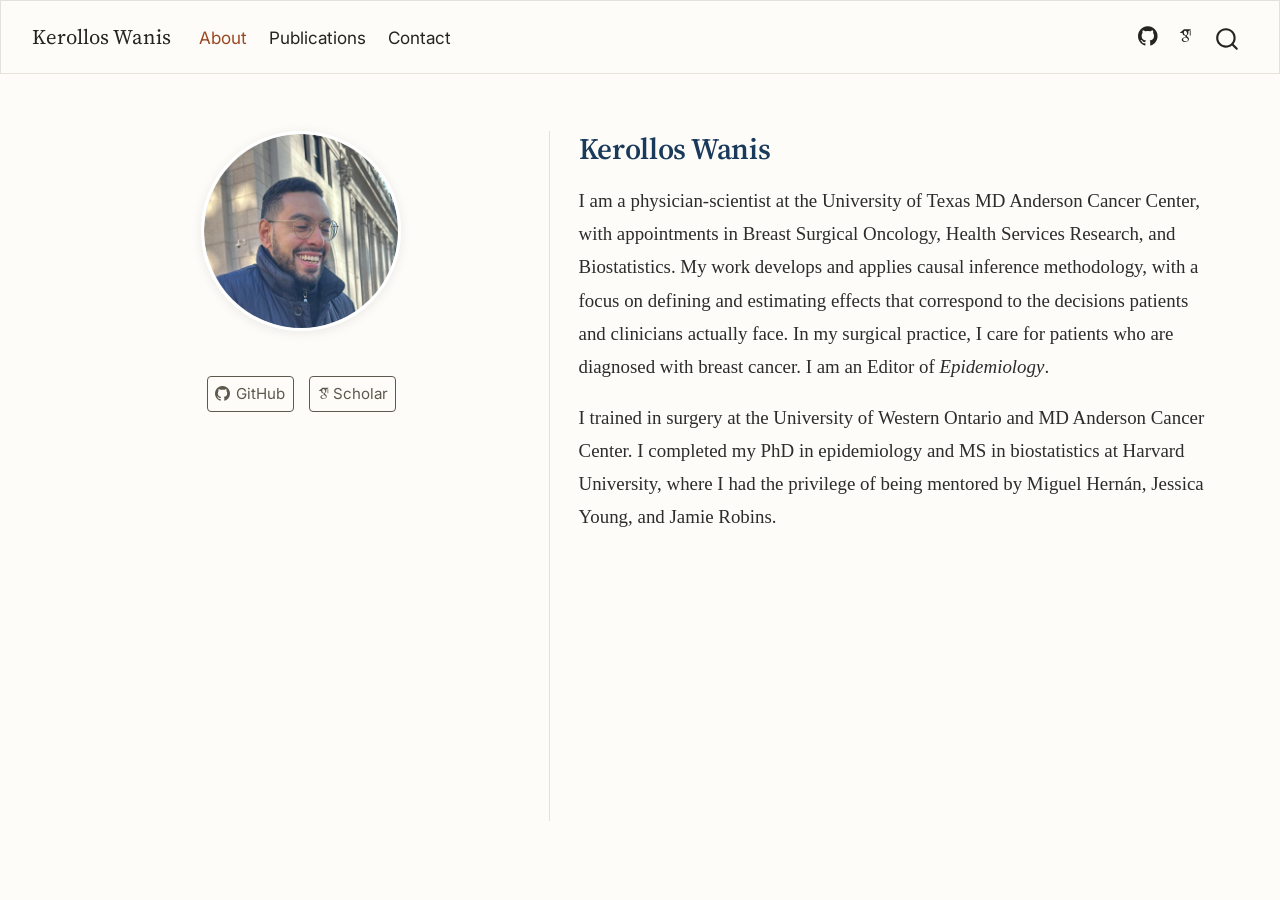
<file: docs/index.html>
<!DOCTYPE html>
<html xmlns="http://www.w3.org/1999/xhtml" lang="en" xml:lang="en"><head>

<meta charset="utf-8">
<meta name="generator" content="quarto-1.9.38">

<meta name="viewport" content="width=device-width, initial-scale=1.0, user-scalable=yes">


<title>Kerollos Wanis</title>
<style>
/* Default styles provided by pandoc.
** See https://pandoc.org/MANUAL.html#variables-for-html for config info.
*/
code{white-space: pre-wrap;}
span.smallcaps{font-variant: small-caps;}
div.columns{display: flex; gap: min(4vw, 1.5em);}
div.column{flex: auto; overflow-x: auto;}
div.hanging-indent{margin-left: 1.5em; text-indent: -1.5em;}
ul.task-list{list-style: none;}
ul.task-list li input[type="checkbox"] {
  width: 0.8em;
  margin: 0 0.8em 0.2em -1em; /* quarto-specific, see https://github.com/quarto-dev/quarto-cli/issues/4556 */ 
  vertical-align: middle;
}
</style>


<script src="site_libs/quarto-nav/quarto-nav.js"></script>
<script src="site_libs/quarto-nav/headroom.min.js"></script>
<script src="site_libs/clipboard/clipboard.min.js"></script>
<script src="site_libs/quarto-search/autocomplete.umd.js"></script>
<script src="site_libs/quarto-search/fuse.min.js"></script>
<script src="site_libs/quarto-search/quarto-search.js"></script>
<meta name="quarto:offset" content="./">
<link href="./assets/favicon.ico" rel="icon">
<script src="site_libs/quarto-html/quarto.js" type="module"></script>
<script src="site_libs/quarto-html/tabsets/tabsets.js" type="module"></script>
<script src="site_libs/quarto-html/popper.min.js"></script>
<script src="site_libs/quarto-html/tippy.umd.min.js"></script>
<link href="site_libs/quarto-html/tippy.css" rel="stylesheet">
<link href="site_libs/quarto-html/quarto-syntax-highlighting-15634bcf2e68342d4ad2dfa704d543f6.css" rel="stylesheet" id="quarto-text-highlighting-styles">
<script src="site_libs/bootstrap/bootstrap.min.js"></script>
<link href="site_libs/bootstrap/bootstrap-icons.css" rel="stylesheet">
<link href="site_libs/bootstrap/bootstrap-9cdb6d916b61fd0cde9d5b50ba18c7c5.min.css" rel="stylesheet" append-hash="true" id="quarto-bootstrap" data-mode="light">
<link href="site_libs/quarto-contrib/academicons-1.9.4/all.css" rel="stylesheet">
<link href="site_libs/quarto-contrib/academicons-1.9.4/size.css" rel="stylesheet">
<script id="quarto-search-options" type="application/json">{
  "location": "navbar",
  "copy-button": false,
  "collapse-after": 3,
  "panel-placement": "end",
  "type": "overlay",
  "limit": 50,
  "keyboard-shortcut": [
    "f",
    "/",
    "s"
  ],
  "show-item-context": false,
  "language": {
    "search-no-results-text": "No results",
    "search-matching-documents-text": "matching documents",
    "search-copy-link-title": "Copy link to search",
    "search-hide-matches-text": "Hide additional matches",
    "search-more-match-text": "more match in this document",
    "search-more-matches-text": "more matches in this document",
    "search-clear-button-title": "Clear",
    "search-text-placeholder": "",
    "search-detached-cancel-button-title": "Cancel",
    "search-submit-button-title": "Submit",
    "search-label": "Search"
  }
}</script>
<link rel="preconnect" href="https://fonts.googleapis.com">
<link rel="preconnect" href="https://fonts.gstatic.com" crossorigin="">
<link href="https://fonts.googleapis.com/css2?family=Inter:wght@400;600&amp;family=Source+Serif+4:opsz,wght@8..60,400;8..60,600&amp;display=swap" rel="stylesheet">


<link rel="stylesheet" href="assets/custom.css">
</head>

<body class="nav-fixed quarto-light">

<div id="quarto-search-results"></div>
  <header id="quarto-header" class="headroom fixed-top">
    <nav class="navbar navbar-expand-lg " data-bs-theme="dark">
      <div class="navbar-container container-fluid">
      <div class="navbar-brand-container mx-auto">
    <a class="navbar-brand" href="./index.html">
    <span class="navbar-title">Kerollos Wanis</span>
    </a>
  </div>
            <div id="quarto-search" class="" title="Search"></div>
          <button class="navbar-toggler" type="button" data-bs-toggle="collapse" data-bs-target="#navbarCollapse" aria-controls="navbarCollapse" role="menu" aria-expanded="false" aria-label="Toggle navigation" onclick="if (window.quartoToggleHeadroom) { window.quartoToggleHeadroom(); }">
  <span class="navbar-toggler-icon"></span>
</button>
          <div class="collapse navbar-collapse" id="navbarCollapse">
            <ul class="navbar-nav navbar-nav-scroll me-auto">
  <li class="nav-item">
    <a class="nav-link active" href="./index.html" aria-current="page"> 
<span class="menu-text">About</span></a>
  </li>  
  <li class="nav-item">
    <a class="nav-link" href="./publications.html"> 
<span class="menu-text">Publications</span></a>
  </li>  
  <li class="nav-item">
    <a class="nav-link" href="./contact.html"> 
<span class="menu-text">Contact</span></a>
  </li>  
</ul>
            <ul class="navbar-nav navbar-nav-scroll ms-auto">
  <li class="nav-item compact">
    <a class="nav-link" href="https://github.com/kerolloswanis"> <i class="bi bi-github" role="img" aria-label="GitHub">
</i> 
<span class="menu-text"></span></a>
  </li>  
  <li class="nav-item">
    <a class="nav-link" href="https://scholar.google.com/citations?user=60tQylkAAAAJ&amp;hl"> 
<span class="menu-text"><i class="ai  ai-google-scholar" aria-label="google-scholar"></i></span></a>
  </li>  
</ul>
          </div> <!-- /navcollapse -->
            <div class="quarto-navbar-tools">
</div>
      </div> <!-- /container-fluid -->
    </nav>
</header>
<!-- content -->
<div id="quarto-content" class="quarto-container page-columns page-rows-contents page-layout-full page-navbar">
<!-- sidebar -->
<!-- margin-sidebar -->
    
<!-- main -->
<div class="quarto-about-trestles column-page">
  <div class="about-entity">
    <img src="assets/profile.jpg" class="about-image
  round " style="height: 200px; width: 200px;">
<header id="title-block-header" class="quarto-title-block"></header>
    <div class="about-links">
  <a href="https://github.com/kerolloswanis" class="about-link" rel="" target="">
    <i class="bi bi-github"></i>
     <span class="about-link-text">GitHub</span>
  </a>
  <a href="https://scholar.google.com/citations?user=60tQylkAAAAJ&amp;hl" class="about-link" rel="" target="">
     <span class="about-link-text"><i class="ai  ai-google-scholar" aria-label="google-scholar"></i> Scholar</span>
  </a>
</div>
  </div>
  <div class="about-contents"><main class="content column-page" id="quarto-document-content">
<section id="kerollos-wanis" class="level2">
<h2 data-anchor-id="kerollos-wanis">Kerollos Wanis</h2>
<p>I am a physician-scientist at the University of Texas MD Anderson Cancer Center, with appointments in Breast Surgical Oncology, Health Services Research, and Biostatistics. My work develops and applies causal inference methodology, with a focus on defining and estimating effects that correspond to the decisions patients and clinicians actually face. In my surgical practice, I care for patients who are diagnosed with breast cancer. I am an Editor of <em>Epidemiology</em>.</p>
<p>I trained in surgery at the University of Western Ontario and MD Anderson Cancer Center. I completed my PhD in epidemiology and MS in biostatistics at Harvard University, where I had the privilege of being mentored by Miguel Hernán, Jessica Young, and Jamie Robins.</p>


</section>
</main></div>
</div>
 <!-- /main -->
<script id="quarto-html-after-body" type="application/javascript">
  window.document.addEventListener("DOMContentLoaded", function (event) {
    const isCodeAnnotation = (el) => {
      for (const clz of el.classList) {
        if (clz.startsWith('code-annotation-')) {                     
          return true;
        }
      }
      return false;
    }
    const onCopySuccess = function(e) {
      // button target
      const button = e.trigger;
      // don't keep focus
      button.blur();
      // flash "checked"
      button.classList.add('code-copy-button-checked');
      var currentTitle = button.getAttribute("title");
      button.setAttribute("title", "Copied!");
      let tooltip;
      if (window.bootstrap) {
        button.setAttribute("data-bs-toggle", "tooltip");
        button.setAttribute("data-bs-placement", "left");
        button.setAttribute("data-bs-title", "Copied!");
        tooltip = new bootstrap.Tooltip(button, 
          { trigger: "manual", 
            customClass: "code-copy-button-tooltip",
            offset: [0, -8]});
        tooltip.show();    
      }
      setTimeout(function() {
        if (tooltip) {
          tooltip.hide();
          button.removeAttribute("data-bs-title");
          button.removeAttribute("data-bs-toggle");
          button.removeAttribute("data-bs-placement");
        }
        button.setAttribute("title", currentTitle);
        button.classList.remove('code-copy-button-checked');
      }, 1000);
      // clear code selection
      e.clearSelection();
    }
    const getTextToCopy = function(trigger) {
      const outerScaffold = trigger.parentElement.cloneNode(true);
      const codeEl = outerScaffold.querySelector('code');
      for (const childEl of codeEl.children) {
        if (isCodeAnnotation(childEl)) {
          childEl.remove();
        }
      }
      return codeEl.innerText;
    }
    const clipboard = new window.ClipboardJS('.code-copy-button:not([data-in-quarto-modal])', {
      text: getTextToCopy
    });
    clipboard.on('success', onCopySuccess);
    if (window.document.getElementById('quarto-embedded-source-code-modal')) {
      const clipboardModal = new window.ClipboardJS('.code-copy-button[data-in-quarto-modal]', {
        text: getTextToCopy,
        container: window.document.getElementById('quarto-embedded-source-code-modal')
      });
      clipboardModal.on('success', onCopySuccess);
    }
      var localhostRegex = new RegExp(/^(?:http|https):\/\/localhost\:?[0-9]*\//);
      var mailtoRegex = new RegExp(/^mailto:/);
        var filterRegex = new RegExp('/' + window.location.host + '/');
      var isInternal = (href) => {
          return filterRegex.test(href) || localhostRegex.test(href) || mailtoRegex.test(href);
      }
      // Inspect non-navigation links and adorn them if external
     var links = window.document.querySelectorAll('a[href]:not(.nav-link):not(.navbar-brand):not(.toc-action):not(.sidebar-link):not(.sidebar-item-toggle):not(.pagination-link):not(.no-external):not([aria-hidden]):not(.dropdown-item):not(.quarto-navigation-tool):not(.about-link)');
      for (var i=0; i<links.length; i++) {
        const link = links[i];
        if (!isInternal(link.href)) {
          // undo the damage that might have been done by quarto-nav.js in the case of
          // links that we want to consider external
          if (link.dataset.originalHref !== undefined) {
            link.href = link.dataset.originalHref;
          }
            // target, if specified
            link.setAttribute("target", "_blank");
            if (link.getAttribute("rel") === null) {
              link.setAttribute("rel", "noopener");
            }
        }
      }
    function tippyHover(el, contentFn, onTriggerFn, onUntriggerFn) {
      const config = {
        allowHTML: true,
        maxWidth: 500,
        delay: 100,
        arrow: false,
        appendTo: function(el) {
            return el.parentElement;
        },
        interactive: true,
        interactiveBorder: 10,
        theme: 'quarto',
        placement: 'bottom-start',
      };
      if (contentFn) {
        config.content = contentFn;
      }
      if (onTriggerFn) {
        config.onTrigger = onTriggerFn;
      }
      if (onUntriggerFn) {
        config.onUntrigger = onUntriggerFn;
      }
      window.tippy(el, config); 
    }
    const noterefs = window.document.querySelectorAll('a[role="doc-noteref"]');
    for (var i=0; i<noterefs.length; i++) {
      const ref = noterefs[i];
      tippyHover(ref, function() {
        // use id or data attribute instead here
        let href = ref.getAttribute('data-footnote-href') || ref.getAttribute('href');
        try { href = new URL(href).hash; } catch {}
        const id = href.replace(/^#\/?/, "");
        const note = window.document.getElementById(id);
        if (note) {
          return note.innerHTML;
        } else {
          return "";
        }
      });
    }
    const xrefs = window.document.querySelectorAll('a.quarto-xref');
    const processXRef = (id, note) => {
      // Strip column container classes
      const stripColumnClz = (el) => {
        el.classList.remove("page-full", "page-columns");
        if (el.children) {
          for (const child of el.children) {
            stripColumnClz(child);
          }
        }
      }
      stripColumnClz(note)
      if (id === null || id.startsWith('sec-')) {
        // Special case sections, only their first couple elements
        const container = document.createElement("div");
        if (note.children && note.children.length > 2) {
          container.appendChild(note.children[0].cloneNode(true));
          for (let i = 1; i < note.children.length; i++) {
            const child = note.children[i];
            if (child.tagName === "P" && child.innerText === "") {
              continue;
            } else {
              container.appendChild(child.cloneNode(true));
              break;
            }
          }
          if (window.Quarto?.typesetMath) {
            window.Quarto.typesetMath(container);
          }
          return container.innerHTML
        } else {
          if (window.Quarto?.typesetMath) {
            window.Quarto.typesetMath(note);
          }
          return note.innerHTML;
        }
      } else {
        // Remove any anchor links if they are present
        const anchorLink = note.querySelector('a.anchorjs-link');
        if (anchorLink) {
          anchorLink.remove();
        }
        if (window.Quarto?.typesetMath) {
          window.Quarto.typesetMath(note);
        }
        if (note.classList.contains("callout")) {
          return note.outerHTML;
        } else {
          return note.innerHTML;
        }
      }
    }
    for (var i=0; i<xrefs.length; i++) {
      const xref = xrefs[i];
      tippyHover(xref, undefined, function(instance) {
        instance.disable();
        let url = xref.getAttribute('href');
        let hash = undefined; 
        if (url.startsWith('#')) {
          hash = url;
        } else {
          try { hash = new URL(url).hash; } catch {}
        }
        if (hash) {
          const id = hash.replace(/^#\/?/, "");
          const note = window.document.getElementById(id);
          if (note !== null) {
            try {
              const html = processXRef(id, note.cloneNode(true));
              instance.setContent(html);
            } finally {
              instance.enable();
              instance.show();
            }
          } else {
            // See if we can fetch this
            fetch(url.split('#')[0])
            .then(res => res.text())
            .then(html => {
              const parser = new DOMParser();
              const htmlDoc = parser.parseFromString(html, "text/html");
              const note = htmlDoc.getElementById(id);
              if (note !== null) {
                const html = processXRef(id, note);
                instance.setContent(html);
              } 
            }).finally(() => {
              instance.enable();
              instance.show();
            });
          }
        } else {
          // See if we can fetch a full url (with no hash to target)
          // This is a special case and we should probably do some content thinning / targeting
          fetch(url)
          .then(res => res.text())
          .then(html => {
            const parser = new DOMParser();
            const htmlDoc = parser.parseFromString(html, "text/html");
            const note = htmlDoc.querySelector('main.content');
            if (note !== null) {
              // This should only happen for chapter cross references
              // (since there is no id in the URL)
              // remove the first header
              if (note.children.length > 0 && note.children[0].tagName === "HEADER") {
                note.children[0].remove();
              }
              const html = processXRef(null, note);
              instance.setContent(html);
            } 
          }).finally(() => {
            instance.enable();
            instance.show();
          });
        }
      }, function(instance) {
      });
    }
        let selectedAnnoteEl;
        const selectorForAnnotation = ( cell, annotation) => {
          let cellAttr = 'data-code-cell="' + cell + '"';
          let lineAttr = 'data-code-annotation="' +  annotation + '"';
          const selector = 'span[' + cellAttr + '][' + lineAttr + ']';
          return selector;
        }
        const selectCodeLines = (annoteEl) => {
          const doc = window.document;
          const targetCell = annoteEl.getAttribute("data-target-cell");
          const targetAnnotation = annoteEl.getAttribute("data-target-annotation");
          const annoteSpan = window.document.querySelector(selectorForAnnotation(targetCell, targetAnnotation));
          const lines = annoteSpan.getAttribute("data-code-lines").split(",");
          const lineIds = lines.map((line) => {
            return targetCell + "-" + line;
          })
          let top = null;
          let height = null;
          let parent = null;
          if (lineIds.length > 0) {
              //compute the position of the single el (top and bottom and make a div)
              const el = window.document.getElementById(lineIds[0]);
              top = el.offsetTop;
              height = el.offsetHeight;
              parent = el.parentElement.parentElement;
            if (lineIds.length > 1) {
              const lastEl = window.document.getElementById(lineIds[lineIds.length - 1]);
              const bottom = lastEl.offsetTop + lastEl.offsetHeight;
              height = bottom - top;
            }
            if (top !== null && height !== null && parent !== null) {
              // cook up a div (if necessary) and position it 
              let div = window.document.getElementById("code-annotation-line-highlight");
              if (div === null) {
                div = window.document.createElement("div");
                div.setAttribute("id", "code-annotation-line-highlight");
                div.style.position = 'absolute';
                parent.appendChild(div);
              }
              div.style.top = top - 2 + "px";
              div.style.height = height + 4 + "px";
              div.style.left = 0;
              let gutterDiv = window.document.getElementById("code-annotation-line-highlight-gutter");
              if (gutterDiv === null) {
                gutterDiv = window.document.createElement("div");
                gutterDiv.setAttribute("id", "code-annotation-line-highlight-gutter");
                gutterDiv.style.position = 'absolute';
                const codeCell = window.document.getElementById(targetCell);
                const gutter = codeCell.querySelector('.code-annotation-gutter');
                gutter.appendChild(gutterDiv);
              }
              gutterDiv.style.top = top - 2 + "px";
              gutterDiv.style.height = height + 4 + "px";
            }
            selectedAnnoteEl = annoteEl;
          }
        };
        const unselectCodeLines = () => {
          const elementsIds = ["code-annotation-line-highlight", "code-annotation-line-highlight-gutter"];
          elementsIds.forEach((elId) => {
            const div = window.document.getElementById(elId);
            if (div) {
              div.remove();
            }
          });
          selectedAnnoteEl = undefined;
        };
          // Handle positioning of the toggle
      window.addEventListener(
        "resize",
        throttle(() => {
          elRect = undefined;
          if (selectedAnnoteEl) {
            selectCodeLines(selectedAnnoteEl);
          }
        }, 10)
      );
      function throttle(fn, ms) {
      let throttle = false;
      let timer;
        return (...args) => {
          if(!throttle) { // first call gets through
              fn.apply(this, args);
              throttle = true;
          } else { // all the others get throttled
              if(timer) clearTimeout(timer); // cancel #2
              timer = setTimeout(() => {
                fn.apply(this, args);
                timer = throttle = false;
              }, ms);
          }
        };
      }
        // Attach click handler to the DT
        const annoteDls = window.document.querySelectorAll('dt[data-target-cell]');
        for (const annoteDlNode of annoteDls) {
          annoteDlNode.addEventListener('click', (event) => {
            const clickedEl = event.target;
            if (clickedEl !== selectedAnnoteEl) {
              unselectCodeLines();
              const activeEl = window.document.querySelector('dt[data-target-cell].code-annotation-active');
              if (activeEl) {
                activeEl.classList.remove('code-annotation-active');
              }
              selectCodeLines(clickedEl);
              clickedEl.classList.add('code-annotation-active');
            } else {
              // Unselect the line
              unselectCodeLines();
              clickedEl.classList.remove('code-annotation-active');
            }
          });
        }
    const findCites = (el) => {
      const parentEl = el.parentElement;
      if (parentEl) {
        const cites = parentEl.dataset.cites;
        if (cites) {
          return {
            el,
            cites: cites.split(' ')
          };
        } else {
          return findCites(el.parentElement)
        }
      } else {
        return undefined;
      }
    };
    var bibliorefs = window.document.querySelectorAll('a[role="doc-biblioref"]');
    for (var i=0; i<bibliorefs.length; i++) {
      const ref = bibliorefs[i];
      const citeInfo = findCites(ref);
      if (citeInfo) {
        tippyHover(citeInfo.el, function() {
          var popup = window.document.createElement('div');
          citeInfo.cites.forEach(function(cite) {
            var citeDiv = window.document.createElement('div');
            citeDiv.classList.add('hanging-indent');
            citeDiv.classList.add('csl-entry');
            var biblioDiv = window.document.getElementById('ref-' + cite);
            if (biblioDiv) {
              citeDiv.innerHTML = biblioDiv.innerHTML;
            }
            popup.appendChild(citeDiv);
          });
          return popup.innerHTML;
        });
      }
    }
  });
  </script>
</div> <!-- /content -->




</body></html>
</file>
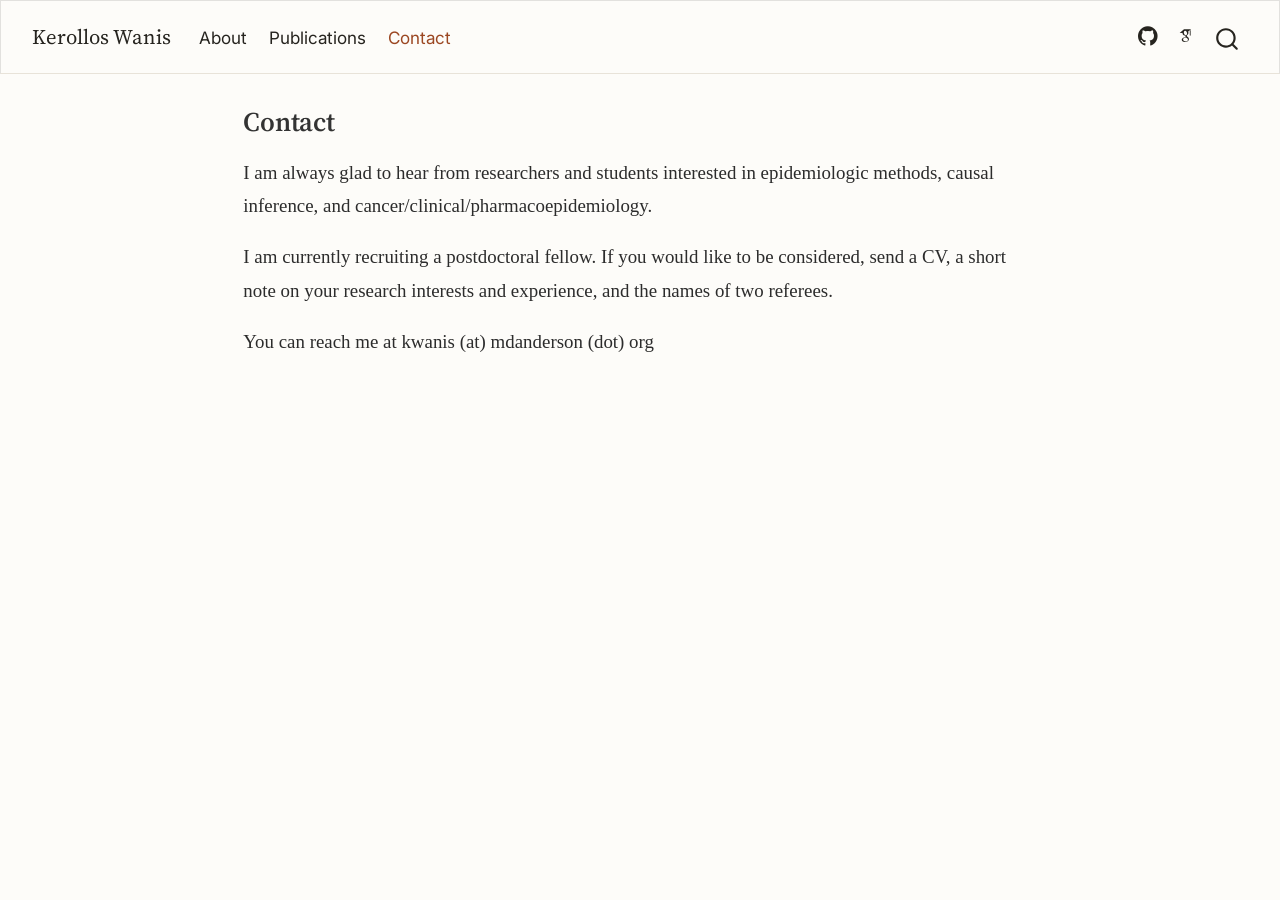
<file: docs/contact.html>
<!DOCTYPE html>
<html xmlns="http://www.w3.org/1999/xhtml" lang="en" xml:lang="en"><head>

<meta charset="utf-8">
<meta name="generator" content="quarto-1.9.38">

<meta name="viewport" content="width=device-width, initial-scale=1.0, user-scalable=yes">


<title>Contact – Kerollos Wanis</title>
<style>
/* Default styles provided by pandoc.
** See https://pandoc.org/MANUAL.html#variables-for-html for config info.
*/
code{white-space: pre-wrap;}
span.smallcaps{font-variant: small-caps;}
div.columns{display: flex; gap: min(4vw, 1.5em);}
div.column{flex: auto; overflow-x: auto;}
div.hanging-indent{margin-left: 1.5em; text-indent: -1.5em;}
ul.task-list{list-style: none;}
ul.task-list li input[type="checkbox"] {
  width: 0.8em;
  margin: 0 0.8em 0.2em -1em; /* quarto-specific, see https://github.com/quarto-dev/quarto-cli/issues/4556 */ 
  vertical-align: middle;
}
</style>


<script src="site_libs/quarto-nav/quarto-nav.js"></script>
<script src="site_libs/quarto-nav/headroom.min.js"></script>
<script src="site_libs/clipboard/clipboard.min.js"></script>
<script src="site_libs/quarto-search/autocomplete.umd.js"></script>
<script src="site_libs/quarto-search/fuse.min.js"></script>
<script src="site_libs/quarto-search/quarto-search.js"></script>
<meta name="quarto:offset" content="./">
<link href="./assets/favicon.ico" rel="icon">
<script src="site_libs/quarto-html/quarto.js" type="module"></script>
<script src="site_libs/quarto-html/tabsets/tabsets.js" type="module"></script>
<script src="site_libs/quarto-html/popper.min.js"></script>
<script src="site_libs/quarto-html/tippy.umd.min.js"></script>
<script src="site_libs/quarto-html/anchor.min.js"></script>
<link href="site_libs/quarto-html/tippy.css" rel="stylesheet">
<link href="site_libs/quarto-html/quarto-syntax-highlighting-15634bcf2e68342d4ad2dfa704d543f6.css" rel="stylesheet" id="quarto-text-highlighting-styles">
<script src="site_libs/bootstrap/bootstrap.min.js"></script>
<link href="site_libs/bootstrap/bootstrap-icons.css" rel="stylesheet">
<link href="site_libs/bootstrap/bootstrap-9cdb6d916b61fd0cde9d5b50ba18c7c5.min.css" rel="stylesheet" append-hash="true" id="quarto-bootstrap" data-mode="light">
<link href="site_libs/quarto-contrib/academicons-1.9.4/all.css" rel="stylesheet">
<link href="site_libs/quarto-contrib/academicons-1.9.4/size.css" rel="stylesheet">
<script id="quarto-search-options" type="application/json">{
  "location": "navbar",
  "copy-button": false,
  "collapse-after": 3,
  "panel-placement": "end",
  "type": "overlay",
  "limit": 50,
  "keyboard-shortcut": [
    "f",
    "/",
    "s"
  ],
  "show-item-context": false,
  "language": {
    "search-no-results-text": "No results",
    "search-matching-documents-text": "matching documents",
    "search-copy-link-title": "Copy link to search",
    "search-hide-matches-text": "Hide additional matches",
    "search-more-match-text": "more match in this document",
    "search-more-matches-text": "more matches in this document",
    "search-clear-button-title": "Clear",
    "search-text-placeholder": "",
    "search-detached-cancel-button-title": "Cancel",
    "search-submit-button-title": "Submit",
    "search-label": "Search"
  }
}</script>
<link rel="preconnect" href="https://fonts.googleapis.com">
<link rel="preconnect" href="https://fonts.gstatic.com" crossorigin="">
<link href="https://fonts.googleapis.com/css2?family=Inter:wght@400;600&amp;family=Source+Serif+4:opsz,wght@8..60,400;8..60,600&amp;display=swap" rel="stylesheet">


<link rel="stylesheet" href="assets/custom.css">
</head>

<body class="nav-fixed fullcontent quarto-light">

<div id="quarto-search-results"></div>
  <header id="quarto-header" class="headroom fixed-top">
    <nav class="navbar navbar-expand-lg " data-bs-theme="dark">
      <div class="navbar-container container-fluid">
      <div class="navbar-brand-container mx-auto">
    <a class="navbar-brand" href="./index.html">
    <span class="navbar-title">Kerollos Wanis</span>
    </a>
  </div>
            <div id="quarto-search" class="" title="Search"></div>
          <button class="navbar-toggler" type="button" data-bs-toggle="collapse" data-bs-target="#navbarCollapse" aria-controls="navbarCollapse" role="menu" aria-expanded="false" aria-label="Toggle navigation" onclick="if (window.quartoToggleHeadroom) { window.quartoToggleHeadroom(); }">
  <span class="navbar-toggler-icon"></span>
</button>
          <div class="collapse navbar-collapse" id="navbarCollapse">
            <ul class="navbar-nav navbar-nav-scroll me-auto">
  <li class="nav-item">
    <a class="nav-link" href="./index.html"> 
<span class="menu-text">About</span></a>
  </li>  
  <li class="nav-item">
    <a class="nav-link" href="./publications.html"> 
<span class="menu-text">Publications</span></a>
  </li>  
  <li class="nav-item">
    <a class="nav-link active" href="./contact.html" aria-current="page"> 
<span class="menu-text">Contact</span></a>
  </li>  
</ul>
            <ul class="navbar-nav navbar-nav-scroll ms-auto">
  <li class="nav-item compact">
    <a class="nav-link" href="https://github.com/kerolloswanis"> <i class="bi bi-github" role="img" aria-label="GitHub">
</i> 
<span class="menu-text"></span></a>
  </li>  
  <li class="nav-item">
    <a class="nav-link" href="https://scholar.google.com/citations?user=60tQylkAAAAJ&amp;hl"> 
<span class="menu-text"><i class="ai  ai-google-scholar" aria-label="google-scholar"></i></span></a>
  </li>  
</ul>
          </div> <!-- /navcollapse -->
            <div class="quarto-navbar-tools">
</div>
      </div> <!-- /container-fluid -->
    </nav>
</header>
<!-- content -->
<div id="quarto-content" class="quarto-container page-columns page-rows-contents page-layout-article page-navbar">
<!-- sidebar -->
<!-- margin-sidebar -->
    
<!-- main -->
<main class="content" id="quarto-document-content">

<header id="title-block-header" class="quarto-title-block default">
<div class="quarto-title">
<h1 class="title">Contact</h1>
</div>



<div class="quarto-title-meta">

    
  
    
  </div>
  


</header>


<p>I am always glad to hear from researchers and students interested in epidemiologic methods, causal inference, and cancer/clinical/pharmacoepidemiology.</p>
<p>I am currently recruiting a postdoctoral fellow. If you would like to be considered, send a CV, a short note on your research interests and experience, and the names of two referees.</p>
<p>You can reach me at kwanis (at) mdanderson (dot) org</p>



</main> <!-- /main -->
<script id="quarto-html-after-body" type="application/javascript">
  window.document.addEventListener("DOMContentLoaded", function (event) {
    const icon = "";
    const anchorJS = new window.AnchorJS();
    anchorJS.options = {
      placement: 'right',
      icon: icon
    };
    anchorJS.add('.anchored');
    const isCodeAnnotation = (el) => {
      for (const clz of el.classList) {
        if (clz.startsWith('code-annotation-')) {                     
          return true;
        }
      }
      return false;
    }
    const onCopySuccess = function(e) {
      // button target
      const button = e.trigger;
      // don't keep focus
      button.blur();
      // flash "checked"
      button.classList.add('code-copy-button-checked');
      var currentTitle = button.getAttribute("title");
      button.setAttribute("title", "Copied!");
      let tooltip;
      if (window.bootstrap) {
        button.setAttribute("data-bs-toggle", "tooltip");
        button.setAttribute("data-bs-placement", "left");
        button.setAttribute("data-bs-title", "Copied!");
        tooltip = new bootstrap.Tooltip(button, 
          { trigger: "manual", 
            customClass: "code-copy-button-tooltip",
            offset: [0, -8]});
        tooltip.show();    
      }
      setTimeout(function() {
        if (tooltip) {
          tooltip.hide();
          button.removeAttribute("data-bs-title");
          button.removeAttribute("data-bs-toggle");
          button.removeAttribute("data-bs-placement");
        }
        button.setAttribute("title", currentTitle);
        button.classList.remove('code-copy-button-checked');
      }, 1000);
      // clear code selection
      e.clearSelection();
    }
    const getTextToCopy = function(trigger) {
      const outerScaffold = trigger.parentElement.cloneNode(true);
      const codeEl = outerScaffold.querySelector('code');
      for (const childEl of codeEl.children) {
        if (isCodeAnnotation(childEl)) {
          childEl.remove();
        }
      }
      return codeEl.innerText;
    }
    const clipboard = new window.ClipboardJS('.code-copy-button:not([data-in-quarto-modal])', {
      text: getTextToCopy
    });
    clipboard.on('success', onCopySuccess);
    if (window.document.getElementById('quarto-embedded-source-code-modal')) {
      const clipboardModal = new window.ClipboardJS('.code-copy-button[data-in-quarto-modal]', {
        text: getTextToCopy,
        container: window.document.getElementById('quarto-embedded-source-code-modal')
      });
      clipboardModal.on('success', onCopySuccess);
    }
      var localhostRegex = new RegExp(/^(?:http|https):\/\/localhost\:?[0-9]*\//);
      var mailtoRegex = new RegExp(/^mailto:/);
        var filterRegex = new RegExp('/' + window.location.host + '/');
      var isInternal = (href) => {
          return filterRegex.test(href) || localhostRegex.test(href) || mailtoRegex.test(href);
      }
      // Inspect non-navigation links and adorn them if external
     var links = window.document.querySelectorAll('a[href]:not(.nav-link):not(.navbar-brand):not(.toc-action):not(.sidebar-link):not(.sidebar-item-toggle):not(.pagination-link):not(.no-external):not([aria-hidden]):not(.dropdown-item):not(.quarto-navigation-tool):not(.about-link)');
      for (var i=0; i<links.length; i++) {
        const link = links[i];
        if (!isInternal(link.href)) {
          // undo the damage that might have been done by quarto-nav.js in the case of
          // links that we want to consider external
          if (link.dataset.originalHref !== undefined) {
            link.href = link.dataset.originalHref;
          }
            // target, if specified
            link.setAttribute("target", "_blank");
            if (link.getAttribute("rel") === null) {
              link.setAttribute("rel", "noopener");
            }
        }
      }
    function tippyHover(el, contentFn, onTriggerFn, onUntriggerFn) {
      const config = {
        allowHTML: true,
        maxWidth: 500,
        delay: 100,
        arrow: false,
        appendTo: function(el) {
            return el.parentElement;
        },
        interactive: true,
        interactiveBorder: 10,
        theme: 'quarto',
        placement: 'bottom-start',
      };
      if (contentFn) {
        config.content = contentFn;
      }
      if (onTriggerFn) {
        config.onTrigger = onTriggerFn;
      }
      if (onUntriggerFn) {
        config.onUntrigger = onUntriggerFn;
      }
      window.tippy(el, config); 
    }
    const noterefs = window.document.querySelectorAll('a[role="doc-noteref"]');
    for (var i=0; i<noterefs.length; i++) {
      const ref = noterefs[i];
      tippyHover(ref, function() {
        // use id or data attribute instead here
        let href = ref.getAttribute('data-footnote-href') || ref.getAttribute('href');
        try { href = new URL(href).hash; } catch {}
        const id = href.replace(/^#\/?/, "");
        const note = window.document.getElementById(id);
        if (note) {
          return note.innerHTML;
        } else {
          return "";
        }
      });
    }
    const xrefs = window.document.querySelectorAll('a.quarto-xref');
    const processXRef = (id, note) => {
      // Strip column container classes
      const stripColumnClz = (el) => {
        el.classList.remove("page-full", "page-columns");
        if (el.children) {
          for (const child of el.children) {
            stripColumnClz(child);
          }
        }
      }
      stripColumnClz(note)
      if (id === null || id.startsWith('sec-')) {
        // Special case sections, only their first couple elements
        const container = document.createElement("div");
        if (note.children && note.children.length > 2) {
          container.appendChild(note.children[0].cloneNode(true));
          for (let i = 1; i < note.children.length; i++) {
            const child = note.children[i];
            if (child.tagName === "P" && child.innerText === "") {
              continue;
            } else {
              container.appendChild(child.cloneNode(true));
              break;
            }
          }
          if (window.Quarto?.typesetMath) {
            window.Quarto.typesetMath(container);
          }
          return container.innerHTML
        } else {
          if (window.Quarto?.typesetMath) {
            window.Quarto.typesetMath(note);
          }
          return note.innerHTML;
        }
      } else {
        // Remove any anchor links if they are present
        const anchorLink = note.querySelector('a.anchorjs-link');
        if (anchorLink) {
          anchorLink.remove();
        }
        if (window.Quarto?.typesetMath) {
          window.Quarto.typesetMath(note);
        }
        if (note.classList.contains("callout")) {
          return note.outerHTML;
        } else {
          return note.innerHTML;
        }
      }
    }
    for (var i=0; i<xrefs.length; i++) {
      const xref = xrefs[i];
      tippyHover(xref, undefined, function(instance) {
        instance.disable();
        let url = xref.getAttribute('href');
        let hash = undefined; 
        if (url.startsWith('#')) {
          hash = url;
        } else {
          try { hash = new URL(url).hash; } catch {}
        }
        if (hash) {
          const id = hash.replace(/^#\/?/, "");
          const note = window.document.getElementById(id);
          if (note !== null) {
            try {
              const html = processXRef(id, note.cloneNode(true));
              instance.setContent(html);
            } finally {
              instance.enable();
              instance.show();
            }
          } else {
            // See if we can fetch this
            fetch(url.split('#')[0])
            .then(res => res.text())
            .then(html => {
              const parser = new DOMParser();
              const htmlDoc = parser.parseFromString(html, "text/html");
              const note = htmlDoc.getElementById(id);
              if (note !== null) {
                const html = processXRef(id, note);
                instance.setContent(html);
              } 
            }).finally(() => {
              instance.enable();
              instance.show();
            });
          }
        } else {
          // See if we can fetch a full url (with no hash to target)
          // This is a special case and we should probably do some content thinning / targeting
          fetch(url)
          .then(res => res.text())
          .then(html => {
            const parser = new DOMParser();
            const htmlDoc = parser.parseFromString(html, "text/html");
            const note = htmlDoc.querySelector('main.content');
            if (note !== null) {
              // This should only happen for chapter cross references
              // (since there is no id in the URL)
              // remove the first header
              if (note.children.length > 0 && note.children[0].tagName === "HEADER") {
                note.children[0].remove();
              }
              const html = processXRef(null, note);
              instance.setContent(html);
            } 
          }).finally(() => {
            instance.enable();
            instance.show();
          });
        }
      }, function(instance) {
      });
    }
        let selectedAnnoteEl;
        const selectorForAnnotation = ( cell, annotation) => {
          let cellAttr = 'data-code-cell="' + cell + '"';
          let lineAttr = 'data-code-annotation="' +  annotation + '"';
          const selector = 'span[' + cellAttr + '][' + lineAttr + ']';
          return selector;
        }
        const selectCodeLines = (annoteEl) => {
          const doc = window.document;
          const targetCell = annoteEl.getAttribute("data-target-cell");
          const targetAnnotation = annoteEl.getAttribute("data-target-annotation");
          const annoteSpan = window.document.querySelector(selectorForAnnotation(targetCell, targetAnnotation));
          const lines = annoteSpan.getAttribute("data-code-lines").split(",");
          const lineIds = lines.map((line) => {
            return targetCell + "-" + line;
          })
          let top = null;
          let height = null;
          let parent = null;
          if (lineIds.length > 0) {
              //compute the position of the single el (top and bottom and make a div)
              const el = window.document.getElementById(lineIds[0]);
              top = el.offsetTop;
              height = el.offsetHeight;
              parent = el.parentElement.parentElement;
            if (lineIds.length > 1) {
              const lastEl = window.document.getElementById(lineIds[lineIds.length - 1]);
              const bottom = lastEl.offsetTop + lastEl.offsetHeight;
              height = bottom - top;
            }
            if (top !== null && height !== null && parent !== null) {
              // cook up a div (if necessary) and position it 
              let div = window.document.getElementById("code-annotation-line-highlight");
              if (div === null) {
                div = window.document.createElement("div");
                div.setAttribute("id", "code-annotation-line-highlight");
                div.style.position = 'absolute';
                parent.appendChild(div);
              }
              div.style.top = top - 2 + "px";
              div.style.height = height + 4 + "px";
              div.style.left = 0;
              let gutterDiv = window.document.getElementById("code-annotation-line-highlight-gutter");
              if (gutterDiv === null) {
                gutterDiv = window.document.createElement("div");
                gutterDiv.setAttribute("id", "code-annotation-line-highlight-gutter");
                gutterDiv.style.position = 'absolute';
                const codeCell = window.document.getElementById(targetCell);
                const gutter = codeCell.querySelector('.code-annotation-gutter');
                gutter.appendChild(gutterDiv);
              }
              gutterDiv.style.top = top - 2 + "px";
              gutterDiv.style.height = height + 4 + "px";
            }
            selectedAnnoteEl = annoteEl;
          }
        };
        const unselectCodeLines = () => {
          const elementsIds = ["code-annotation-line-highlight", "code-annotation-line-highlight-gutter"];
          elementsIds.forEach((elId) => {
            const div = window.document.getElementById(elId);
            if (div) {
              div.remove();
            }
          });
          selectedAnnoteEl = undefined;
        };
          // Handle positioning of the toggle
      window.addEventListener(
        "resize",
        throttle(() => {
          elRect = undefined;
          if (selectedAnnoteEl) {
            selectCodeLines(selectedAnnoteEl);
          }
        }, 10)
      );
      function throttle(fn, ms) {
      let throttle = false;
      let timer;
        return (...args) => {
          if(!throttle) { // first call gets through
              fn.apply(this, args);
              throttle = true;
          } else { // all the others get throttled
              if(timer) clearTimeout(timer); // cancel #2
              timer = setTimeout(() => {
                fn.apply(this, args);
                timer = throttle = false;
              }, ms);
          }
        };
      }
        // Attach click handler to the DT
        const annoteDls = window.document.querySelectorAll('dt[data-target-cell]');
        for (const annoteDlNode of annoteDls) {
          annoteDlNode.addEventListener('click', (event) => {
            const clickedEl = event.target;
            if (clickedEl !== selectedAnnoteEl) {
              unselectCodeLines();
              const activeEl = window.document.querySelector('dt[data-target-cell].code-annotation-active');
              if (activeEl) {
                activeEl.classList.remove('code-annotation-active');
              }
              selectCodeLines(clickedEl);
              clickedEl.classList.add('code-annotation-active');
            } else {
              // Unselect the line
              unselectCodeLines();
              clickedEl.classList.remove('code-annotation-active');
            }
          });
        }
    const findCites = (el) => {
      const parentEl = el.parentElement;
      if (parentEl) {
        const cites = parentEl.dataset.cites;
        if (cites) {
          return {
            el,
            cites: cites.split(' ')
          };
        } else {
          return findCites(el.parentElement)
        }
      } else {
        return undefined;
      }
    };
    var bibliorefs = window.document.querySelectorAll('a[role="doc-biblioref"]');
    for (var i=0; i<bibliorefs.length; i++) {
      const ref = bibliorefs[i];
      const citeInfo = findCites(ref);
      if (citeInfo) {
        tippyHover(citeInfo.el, function() {
          var popup = window.document.createElement('div');
          citeInfo.cites.forEach(function(cite) {
            var citeDiv = window.document.createElement('div');
            citeDiv.classList.add('hanging-indent');
            citeDiv.classList.add('csl-entry');
            var biblioDiv = window.document.getElementById('ref-' + cite);
            if (biblioDiv) {
              citeDiv.innerHTML = biblioDiv.innerHTML;
            }
            popup.appendChild(citeDiv);
          });
          return popup.innerHTML;
        });
      }
    }
  });
  </script>
</div> <!-- /content -->




</body></html>
</file>
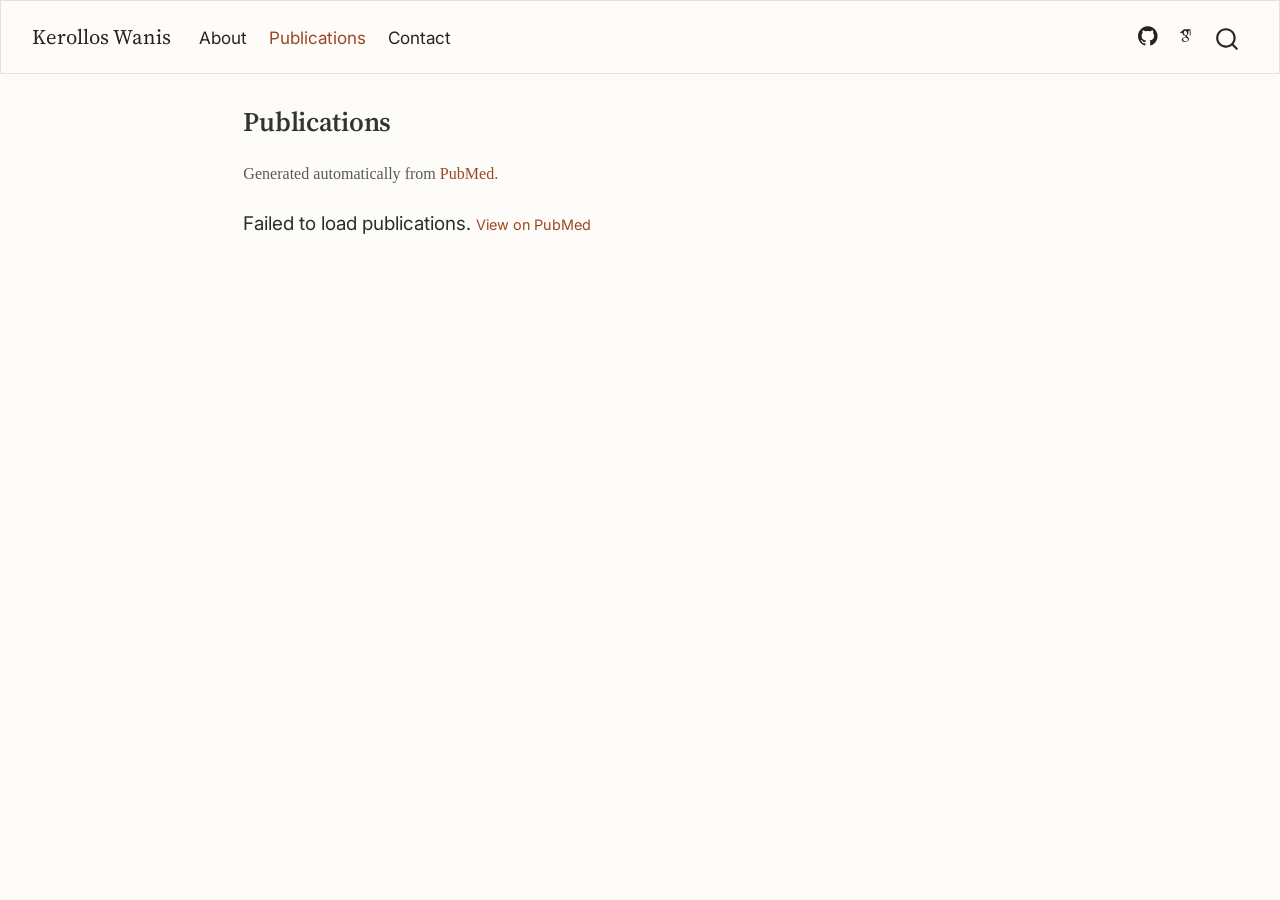
<file: docs/publications.html>
<!DOCTYPE html>
<html xmlns="http://www.w3.org/1999/xhtml" lang="en" xml:lang="en"><head>

<meta charset="utf-8">
<meta name="generator" content="quarto-1.9.38">

<meta name="viewport" content="width=device-width, initial-scale=1.0, user-scalable=yes">


<title>Publications – Kerollos Wanis</title>
<style>
/* Default styles provided by pandoc.
** See https://pandoc.org/MANUAL.html#variables-for-html for config info.
*/
code{white-space: pre-wrap;}
span.smallcaps{font-variant: small-caps;}
div.columns{display: flex; gap: min(4vw, 1.5em);}
div.column{flex: auto; overflow-x: auto;}
div.hanging-indent{margin-left: 1.5em; text-indent: -1.5em;}
ul.task-list{list-style: none;}
ul.task-list li input[type="checkbox"] {
  width: 0.8em;
  margin: 0 0.8em 0.2em -1em; /* quarto-specific, see https://github.com/quarto-dev/quarto-cli/issues/4556 */ 
  vertical-align: middle;
}
</style>


<script src="site_libs/quarto-nav/quarto-nav.js"></script>
<script src="site_libs/quarto-nav/headroom.min.js"></script>
<script src="site_libs/clipboard/clipboard.min.js"></script>
<script src="site_libs/quarto-search/autocomplete.umd.js"></script>
<script src="site_libs/quarto-search/fuse.min.js"></script>
<script src="site_libs/quarto-search/quarto-search.js"></script>
<meta name="quarto:offset" content="./">
<link href="./assets/favicon.ico" rel="icon">
<script src="site_libs/quarto-html/quarto.js" type="module"></script>
<script src="site_libs/quarto-html/tabsets/tabsets.js" type="module"></script>
<script src="site_libs/quarto-html/popper.min.js"></script>
<script src="site_libs/quarto-html/tippy.umd.min.js"></script>
<script src="site_libs/quarto-html/anchor.min.js"></script>
<link href="site_libs/quarto-html/tippy.css" rel="stylesheet">
<link href="site_libs/quarto-html/quarto-syntax-highlighting-15634bcf2e68342d4ad2dfa704d543f6.css" rel="stylesheet" id="quarto-text-highlighting-styles">
<script src="site_libs/bootstrap/bootstrap.min.js"></script>
<link href="site_libs/bootstrap/bootstrap-icons.css" rel="stylesheet">
<link href="site_libs/bootstrap/bootstrap-9cdb6d916b61fd0cde9d5b50ba18c7c5.min.css" rel="stylesheet" append-hash="true" id="quarto-bootstrap" data-mode="light">
<link href="site_libs/quarto-contrib/academicons-1.9.4/all.css" rel="stylesheet">
<link href="site_libs/quarto-contrib/academicons-1.9.4/size.css" rel="stylesheet">
<script id="quarto-search-options" type="application/json">{
  "location": "navbar",
  "copy-button": false,
  "collapse-after": 3,
  "panel-placement": "end",
  "type": "overlay",
  "limit": 50,
  "keyboard-shortcut": [
    "f",
    "/",
    "s"
  ],
  "show-item-context": false,
  "language": {
    "search-no-results-text": "No results",
    "search-matching-documents-text": "matching documents",
    "search-copy-link-title": "Copy link to search",
    "search-hide-matches-text": "Hide additional matches",
    "search-more-match-text": "more match in this document",
    "search-more-matches-text": "more matches in this document",
    "search-clear-button-title": "Clear",
    "search-text-placeholder": "",
    "search-detached-cancel-button-title": "Cancel",
    "search-submit-button-title": "Submit",
    "search-label": "Search"
  }
}</script>
<link rel="preconnect" href="https://fonts.googleapis.com">
<link rel="preconnect" href="https://fonts.gstatic.com" crossorigin="">
<link href="https://fonts.googleapis.com/css2?family=Inter:wght@400;600&amp;family=Source+Serif+4:opsz,wght@8..60,400;8..60,600&amp;display=swap" rel="stylesheet">


<link rel="stylesheet" href="assets/custom.css">
</head>

<body class="nav-fixed fullcontent quarto-light">

<div id="quarto-search-results"></div>
  <header id="quarto-header" class="headroom fixed-top">
    <nav class="navbar navbar-expand-lg " data-bs-theme="dark">
      <div class="navbar-container container-fluid">
      <div class="navbar-brand-container mx-auto">
    <a class="navbar-brand" href="./index.html">
    <span class="navbar-title">Kerollos Wanis</span>
    </a>
  </div>
            <div id="quarto-search" class="" title="Search"></div>
          <button class="navbar-toggler" type="button" data-bs-toggle="collapse" data-bs-target="#navbarCollapse" aria-controls="navbarCollapse" role="menu" aria-expanded="false" aria-label="Toggle navigation" onclick="if (window.quartoToggleHeadroom) { window.quartoToggleHeadroom(); }">
  <span class="navbar-toggler-icon"></span>
</button>
          <div class="collapse navbar-collapse" id="navbarCollapse">
            <ul class="navbar-nav navbar-nav-scroll me-auto">
  <li class="nav-item">
    <a class="nav-link" href="./index.html"> 
<span class="menu-text">About</span></a>
  </li>  
  <li class="nav-item">
    <a class="nav-link active" href="./publications.html" aria-current="page"> 
<span class="menu-text">Publications</span></a>
  </li>  
  <li class="nav-item">
    <a class="nav-link" href="./contact.html"> 
<span class="menu-text">Contact</span></a>
  </li>  
</ul>
            <ul class="navbar-nav navbar-nav-scroll ms-auto">
  <li class="nav-item compact">
    <a class="nav-link" href="https://github.com/kerolloswanis"> <i class="bi bi-github" role="img" aria-label="GitHub">
</i> 
<span class="menu-text"></span></a>
  </li>  
  <li class="nav-item">
    <a class="nav-link" href="https://scholar.google.com/citations?user=60tQylkAAAAJ&amp;hl"> 
<span class="menu-text"><i class="ai  ai-google-scholar" aria-label="google-scholar"></i></span></a>
  </li>  
</ul>
          </div> <!-- /navcollapse -->
            <div class="quarto-navbar-tools">
</div>
      </div> <!-- /container-fluid -->
    </nav>
</header>
<!-- content -->
<div id="quarto-content" class="quarto-container page-columns page-rows-contents page-layout-article page-navbar">
<!-- sidebar -->
<!-- margin-sidebar -->
    
<!-- main -->
<main class="content" id="quarto-document-content">

<header id="title-block-header" class="quarto-title-block default">
<div class="quarto-title">
<h1 class="title">Publications</h1>
</div>



<div class="quarto-title-meta">

    
  
    
  </div>
  


</header>


<p><span class="text-muted" style="font-size: 0.85em;">Generated automatically from <a href="https://pubmed.ncbi.nlm.nih.gov/?term=Kerollos+Wanis%5BAuthor%5D&amp;sort=date">PubMed</a>.</span></p>
<div id="pubmed-pubs">Loading publications...</div>

<script>
async function fetchPubMed() {
  const query = 'Kerollos Wanis[Author]';
  const searchUrl = `https://eutils.ncbi.nlm.nih.gov/entrez/eutils/esearch.fcgi?db=pubmed&term=${encodeURIComponent(query)}&retmax=200&sort=date&retmode=json`;

  try {
    const searchRes = await fetch(searchUrl);
    const searchData = await searchRes.json();
    const ids = searchData.esearchresult.idlist;

    if (!ids.length) {
      document.getElementById('pubmed-pubs').innerHTML = 'No publications found.';
      return;
    }

    const summaryUrl = `https://eutils.ncbi.nlm.nih.gov/entrez/eutils/esummary.fcgi?db=pubmed&id=${ids.join(',')}&retmode=json`;
    const summaryRes = await fetch(summaryUrl);
    const summaryData = await summaryRes.json();

    const byYear = {};

    for (const id of ids) {
      const article = summaryData.result[id];
      const title = article.title;
      const journal = article.fulljournalname || article.source;
      const pubdate = article.pubdate || '';
      const year = pubdate.substring(0, 4) || 'Forthcoming';
      const authors = article.authors
        ? article.authors.map(a => a.name).join(', ')
        : '';
      const doi = (article.elocationid || '').replace('doi: ', '');
      const pmidLink = `https://pubmed.ncbi.nlm.nih.gov/${id}/`;

      if (!byYear[year]) byYear[year] = [];
      byYear[year].push({ authors, title, journal, pubdate, doi, pmidLink });
    }

    const years = Object.keys(byYear).sort((a, b) => b.localeCompare(a));
    let html = '';

    for (const year of years) {
      html += `<h3>${year}</h3>`;
      for (const p of byYear[year]) {
        html += `<p style="margin-bottom: 1em;">`;
        html += p.authors.replace(/(Wanis KN)/g, '<strong>$1</strong>');
        html += `. ${p.title} <em>${p.journal}</em>. ${p.pubdate}.`;
        if (p.doi) html += ` <a href="https://doi.org/${p.doi}">[DOI]</a>`;
        html += ` <a href="${p.pmidLink}">[PubMed]</a>`;
        html += `</p>`;
      }
    }

    document.getElementById('pubmed-pubs').innerHTML = html;
  } catch (e) {
    document.getElementById('pubmed-pubs').innerHTML = 'Failed to load publications. <a href="https://pubmed.ncbi.nlm.nih.gov/?term=Wanis+KN%5BAuthor%5D&sort=date">View on PubMed</a>';
  }
}

fetchPubMed();
</script>



</main> <!-- /main -->
<script id="quarto-html-after-body" type="application/javascript">
  window.document.addEventListener("DOMContentLoaded", function (event) {
    const icon = "";
    const anchorJS = new window.AnchorJS();
    anchorJS.options = {
      placement: 'right',
      icon: icon
    };
    anchorJS.add('.anchored');
    const isCodeAnnotation = (el) => {
      for (const clz of el.classList) {
        if (clz.startsWith('code-annotation-')) {                     
          return true;
        }
      }
      return false;
    }
    const onCopySuccess = function(e) {
      // button target
      const button = e.trigger;
      // don't keep focus
      button.blur();
      // flash "checked"
      button.classList.add('code-copy-button-checked');
      var currentTitle = button.getAttribute("title");
      button.setAttribute("title", "Copied!");
      let tooltip;
      if (window.bootstrap) {
        button.setAttribute("data-bs-toggle", "tooltip");
        button.setAttribute("data-bs-placement", "left");
        button.setAttribute("data-bs-title", "Copied!");
        tooltip = new bootstrap.Tooltip(button, 
          { trigger: "manual", 
            customClass: "code-copy-button-tooltip",
            offset: [0, -8]});
        tooltip.show();    
      }
      setTimeout(function() {
        if (tooltip) {
          tooltip.hide();
          button.removeAttribute("data-bs-title");
          button.removeAttribute("data-bs-toggle");
          button.removeAttribute("data-bs-placement");
        }
        button.setAttribute("title", currentTitle);
        button.classList.remove('code-copy-button-checked');
      }, 1000);
      // clear code selection
      e.clearSelection();
    }
    const getTextToCopy = function(trigger) {
      const outerScaffold = trigger.parentElement.cloneNode(true);
      const codeEl = outerScaffold.querySelector('code');
      for (const childEl of codeEl.children) {
        if (isCodeAnnotation(childEl)) {
          childEl.remove();
        }
      }
      return codeEl.innerText;
    }
    const clipboard = new window.ClipboardJS('.code-copy-button:not([data-in-quarto-modal])', {
      text: getTextToCopy
    });
    clipboard.on('success', onCopySuccess);
    if (window.document.getElementById('quarto-embedded-source-code-modal')) {
      const clipboardModal = new window.ClipboardJS('.code-copy-button[data-in-quarto-modal]', {
        text: getTextToCopy,
        container: window.document.getElementById('quarto-embedded-source-code-modal')
      });
      clipboardModal.on('success', onCopySuccess);
    }
      var localhostRegex = new RegExp(/^(?:http|https):\/\/localhost\:?[0-9]*\//);
      var mailtoRegex = new RegExp(/^mailto:/);
        var filterRegex = new RegExp('/' + window.location.host + '/');
      var isInternal = (href) => {
          return filterRegex.test(href) || localhostRegex.test(href) || mailtoRegex.test(href);
      }
      // Inspect non-navigation links and adorn them if external
     var links = window.document.querySelectorAll('a[href]:not(.nav-link):not(.navbar-brand):not(.toc-action):not(.sidebar-link):not(.sidebar-item-toggle):not(.pagination-link):not(.no-external):not([aria-hidden]):not(.dropdown-item):not(.quarto-navigation-tool):not(.about-link)');
      for (var i=0; i<links.length; i++) {
        const link = links[i];
        if (!isInternal(link.href)) {
          // undo the damage that might have been done by quarto-nav.js in the case of
          // links that we want to consider external
          if (link.dataset.originalHref !== undefined) {
            link.href = link.dataset.originalHref;
          }
            // target, if specified
            link.setAttribute("target", "_blank");
            if (link.getAttribute("rel") === null) {
              link.setAttribute("rel", "noopener");
            }
        }
      }
    function tippyHover(el, contentFn, onTriggerFn, onUntriggerFn) {
      const config = {
        allowHTML: true,
        maxWidth: 500,
        delay: 100,
        arrow: false,
        appendTo: function(el) {
            return el.parentElement;
        },
        interactive: true,
        interactiveBorder: 10,
        theme: 'quarto',
        placement: 'bottom-start',
      };
      if (contentFn) {
        config.content = contentFn;
      }
      if (onTriggerFn) {
        config.onTrigger = onTriggerFn;
      }
      if (onUntriggerFn) {
        config.onUntrigger = onUntriggerFn;
      }
      window.tippy(el, config); 
    }
    const noterefs = window.document.querySelectorAll('a[role="doc-noteref"]');
    for (var i=0; i<noterefs.length; i++) {
      const ref = noterefs[i];
      tippyHover(ref, function() {
        // use id or data attribute instead here
        let href = ref.getAttribute('data-footnote-href') || ref.getAttribute('href');
        try { href = new URL(href).hash; } catch {}
        const id = href.replace(/^#\/?/, "");
        const note = window.document.getElementById(id);
        if (note) {
          return note.innerHTML;
        } else {
          return "";
        }
      });
    }
    const xrefs = window.document.querySelectorAll('a.quarto-xref');
    const processXRef = (id, note) => {
      // Strip column container classes
      const stripColumnClz = (el) => {
        el.classList.remove("page-full", "page-columns");
        if (el.children) {
          for (const child of el.children) {
            stripColumnClz(child);
          }
        }
      }
      stripColumnClz(note)
      if (id === null || id.startsWith('sec-')) {
        // Special case sections, only their first couple elements
        const container = document.createElement("div");
        if (note.children && note.children.length > 2) {
          container.appendChild(note.children[0].cloneNode(true));
          for (let i = 1; i < note.children.length; i++) {
            const child = note.children[i];
            if (child.tagName === "P" && child.innerText === "") {
              continue;
            } else {
              container.appendChild(child.cloneNode(true));
              break;
            }
          }
          if (window.Quarto?.typesetMath) {
            window.Quarto.typesetMath(container);
          }
          return container.innerHTML
        } else {
          if (window.Quarto?.typesetMath) {
            window.Quarto.typesetMath(note);
          }
          return note.innerHTML;
        }
      } else {
        // Remove any anchor links if they are present
        const anchorLink = note.querySelector('a.anchorjs-link');
        if (anchorLink) {
          anchorLink.remove();
        }
        if (window.Quarto?.typesetMath) {
          window.Quarto.typesetMath(note);
        }
        if (note.classList.contains("callout")) {
          return note.outerHTML;
        } else {
          return note.innerHTML;
        }
      }
    }
    for (var i=0; i<xrefs.length; i++) {
      const xref = xrefs[i];
      tippyHover(xref, undefined, function(instance) {
        instance.disable();
        let url = xref.getAttribute('href');
        let hash = undefined; 
        if (url.startsWith('#')) {
          hash = url;
        } else {
          try { hash = new URL(url).hash; } catch {}
        }
        if (hash) {
          const id = hash.replace(/^#\/?/, "");
          const note = window.document.getElementById(id);
          if (note !== null) {
            try {
              const html = processXRef(id, note.cloneNode(true));
              instance.setContent(html);
            } finally {
              instance.enable();
              instance.show();
            }
          } else {
            // See if we can fetch this
            fetch(url.split('#')[0])
            .then(res => res.text())
            .then(html => {
              const parser = new DOMParser();
              const htmlDoc = parser.parseFromString(html, "text/html");
              const note = htmlDoc.getElementById(id);
              if (note !== null) {
                const html = processXRef(id, note);
                instance.setContent(html);
              } 
            }).finally(() => {
              instance.enable();
              instance.show();
            });
          }
        } else {
          // See if we can fetch a full url (with no hash to target)
          // This is a special case and we should probably do some content thinning / targeting
          fetch(url)
          .then(res => res.text())
          .then(html => {
            const parser = new DOMParser();
            const htmlDoc = parser.parseFromString(html, "text/html");
            const note = htmlDoc.querySelector('main.content');
            if (note !== null) {
              // This should only happen for chapter cross references
              // (since there is no id in the URL)
              // remove the first header
              if (note.children.length > 0 && note.children[0].tagName === "HEADER") {
                note.children[0].remove();
              }
              const html = processXRef(null, note);
              instance.setContent(html);
            } 
          }).finally(() => {
            instance.enable();
            instance.show();
          });
        }
      }, function(instance) {
      });
    }
        let selectedAnnoteEl;
        const selectorForAnnotation = ( cell, annotation) => {
          let cellAttr = 'data-code-cell="' + cell + '"';
          let lineAttr = 'data-code-annotation="' +  annotation + '"';
          const selector = 'span[' + cellAttr + '][' + lineAttr + ']';
          return selector;
        }
        const selectCodeLines = (annoteEl) => {
          const doc = window.document;
          const targetCell = annoteEl.getAttribute("data-target-cell");
          const targetAnnotation = annoteEl.getAttribute("data-target-annotation");
          const annoteSpan = window.document.querySelector(selectorForAnnotation(targetCell, targetAnnotation));
          const lines = annoteSpan.getAttribute("data-code-lines").split(",");
          const lineIds = lines.map((line) => {
            return targetCell + "-" + line;
          })
          let top = null;
          let height = null;
          let parent = null;
          if (lineIds.length > 0) {
              //compute the position of the single el (top and bottom and make a div)
              const el = window.document.getElementById(lineIds[0]);
              top = el.offsetTop;
              height = el.offsetHeight;
              parent = el.parentElement.parentElement;
            if (lineIds.length > 1) {
              const lastEl = window.document.getElementById(lineIds[lineIds.length - 1]);
              const bottom = lastEl.offsetTop + lastEl.offsetHeight;
              height = bottom - top;
            }
            if (top !== null && height !== null && parent !== null) {
              // cook up a div (if necessary) and position it 
              let div = window.document.getElementById("code-annotation-line-highlight");
              if (div === null) {
                div = window.document.createElement("div");
                div.setAttribute("id", "code-annotation-line-highlight");
                div.style.position = 'absolute';
                parent.appendChild(div);
              }
              div.style.top = top - 2 + "px";
              div.style.height = height + 4 + "px";
              div.style.left = 0;
              let gutterDiv = window.document.getElementById("code-annotation-line-highlight-gutter");
              if (gutterDiv === null) {
                gutterDiv = window.document.createElement("div");
                gutterDiv.setAttribute("id", "code-annotation-line-highlight-gutter");
                gutterDiv.style.position = 'absolute';
                const codeCell = window.document.getElementById(targetCell);
                const gutter = codeCell.querySelector('.code-annotation-gutter');
                gutter.appendChild(gutterDiv);
              }
              gutterDiv.style.top = top - 2 + "px";
              gutterDiv.style.height = height + 4 + "px";
            }
            selectedAnnoteEl = annoteEl;
          }
        };
        const unselectCodeLines = () => {
          const elementsIds = ["code-annotation-line-highlight", "code-annotation-line-highlight-gutter"];
          elementsIds.forEach((elId) => {
            const div = window.document.getElementById(elId);
            if (div) {
              div.remove();
            }
          });
          selectedAnnoteEl = undefined;
        };
          // Handle positioning of the toggle
      window.addEventListener(
        "resize",
        throttle(() => {
          elRect = undefined;
          if (selectedAnnoteEl) {
            selectCodeLines(selectedAnnoteEl);
          }
        }, 10)
      );
      function throttle(fn, ms) {
      let throttle = false;
      let timer;
        return (...args) => {
          if(!throttle) { // first call gets through
              fn.apply(this, args);
              throttle = true;
          } else { // all the others get throttled
              if(timer) clearTimeout(timer); // cancel #2
              timer = setTimeout(() => {
                fn.apply(this, args);
                timer = throttle = false;
              }, ms);
          }
        };
      }
        // Attach click handler to the DT
        const annoteDls = window.document.querySelectorAll('dt[data-target-cell]');
        for (const annoteDlNode of annoteDls) {
          annoteDlNode.addEventListener('click', (event) => {
            const clickedEl = event.target;
            if (clickedEl !== selectedAnnoteEl) {
              unselectCodeLines();
              const activeEl = window.document.querySelector('dt[data-target-cell].code-annotation-active');
              if (activeEl) {
                activeEl.classList.remove('code-annotation-active');
              }
              selectCodeLines(clickedEl);
              clickedEl.classList.add('code-annotation-active');
            } else {
              // Unselect the line
              unselectCodeLines();
              clickedEl.classList.remove('code-annotation-active');
            }
          });
        }
    const findCites = (el) => {
      const parentEl = el.parentElement;
      if (parentEl) {
        const cites = parentEl.dataset.cites;
        if (cites) {
          return {
            el,
            cites: cites.split(' ')
          };
        } else {
          return findCites(el.parentElement)
        }
      } else {
        return undefined;
      }
    };
    var bibliorefs = window.document.querySelectorAll('a[role="doc-biblioref"]');
    for (var i=0; i<bibliorefs.length; i++) {
      const ref = bibliorefs[i];
      const citeInfo = findCites(ref);
      if (citeInfo) {
        tippyHover(citeInfo.el, function() {
          var popup = window.document.createElement('div');
          citeInfo.cites.forEach(function(cite) {
            var citeDiv = window.document.createElement('div');
            citeDiv.classList.add('hanging-indent');
            citeDiv.classList.add('csl-entry');
            var biblioDiv = window.document.getElementById('ref-' + cite);
            if (biblioDiv) {
              citeDiv.innerHTML = biblioDiv.innerHTML;
            }
            popup.appendChild(citeDiv);
          });
          return popup.innerHTML;
        });
      }
    }
  });
  </script>
</div> <!-- /content -->




</body></html>
</file>
<file: docs/site_libs/quarto-html/tippy.css>
.tippy-box[data-animation=fade][data-state=hidden]{opacity:0}[data-tippy-root]{max-width:calc(100vw - 10px)}.tippy-box{position:relative;background-color:#333;color:#fff;border-radius:4px;font-size:14px;line-height:1.4;white-space:normal;outline:0;transition-property:transform,visibility,opacity}.tippy-box[data-placement^=top]>.tippy-arrow{bottom:0}.tippy-box[data-placement^=top]>.tippy-arrow:before{bottom:-7px;left:0;border-width:8px 8px 0;border-top-color:initial;transform-origin:center top}.tippy-box[data-placement^=bottom]>.tippy-arrow{top:0}.tippy-box[data-placement^=bottom]>.tippy-arrow:before{top:-7px;left:0;border-width:0 8px 8px;border-bottom-color:initial;transform-origin:center bottom}.tippy-box[data-placement^=left]>.tippy-arrow{right:0}.tippy-box[data-placement^=left]>.tippy-arrow:before{border-width:8px 0 8px 8px;border-left-color:initial;right:-7px;transform-origin:center left}.tippy-box[data-placement^=right]>.tippy-arrow{left:0}.tippy-box[data-placement^=right]>.tippy-arrow:before{left:-7px;border-width:8px 8px 8px 0;border-right-color:initial;transform-origin:center right}.tippy-box[data-inertia][data-state=visible]{transition-timing-function:cubic-bezier(.54,1.5,.38,1.11)}.tippy-arrow{width:16px;height:16px;color:#333}.tippy-arrow:before{content:"";position:absolute;border-color:transparent;border-style:solid}.tippy-content{position:relative;padding:5px 9px;z-index:1}
</file>
<file: docs/site_libs/quarto-html/quarto-syntax-highlighting-15634bcf2e68342d4ad2dfa704d543f6.css>
/* quarto syntax highlight colors */
:root {
  --quarto-hl-ot-color: #003B4F;
  --quarto-hl-at-color: #657422;
  --quarto-hl-ss-color: #20794D;
  --quarto-hl-an-color: #5E5E5E;
  --quarto-hl-fu-color: #4758AB;
  --quarto-hl-st-color: #20794D;
  --quarto-hl-cf-color: #003B4F;
  --quarto-hl-op-color: #5E5E5E;
  --quarto-hl-er-color: #AD0000;
  --quarto-hl-bn-color: #AD0000;
  --quarto-hl-al-color: #AD0000;
  --quarto-hl-va-color: #111111;
  --quarto-hl-bu-color: inherit;
  --quarto-hl-ex-color: inherit;
  --quarto-hl-pp-color: #AD0000;
  --quarto-hl-in-color: #5E5E5E;
  --quarto-hl-vs-color: #20794D;
  --quarto-hl-wa-color: #5E5E5E;
  --quarto-hl-do-color: #5E5E5E;
  --quarto-hl-im-color: #00769E;
  --quarto-hl-ch-color: #20794D;
  --quarto-hl-dt-color: #AD0000;
  --quarto-hl-fl-color: #AD0000;
  --quarto-hl-co-color: #5E5E5E;
  --quarto-hl-cv-color: #5E5E5E;
  --quarto-hl-cn-color: #8f5902;
  --quarto-hl-sc-color: #5E5E5E;
  --quarto-hl-dv-color: #AD0000;
  --quarto-hl-kw-color: #003B4F;
}

/* other quarto variables */
:root {
  --quarto-font-monospace: SFMono-Regular, Menlo, Monaco, Consolas, "Liberation Mono", "Courier New", monospace;
}

/* syntax highlight based on Pandoc's rules */
pre > code.sourceCode > span {
  color: #003B4F;
}

code.sourceCode > span {
  color: #003B4F;
}

div.sourceCode,
div.sourceCode pre.sourceCode {
  color: #003B4F;
}

/* Normal */
code span {
  color: #003B4F;
}

/* Alert */
code span.al {
  color: #AD0000;
  font-style: inherit;
}

/* Annotation */
code span.an {
  color: #5E5E5E;
  font-style: inherit;
}

/* Attribute */
code span.at {
  color: #657422;
  font-style: inherit;
}

/* BaseN */
code span.bn {
  color: #AD0000;
  font-style: inherit;
}

/* BuiltIn */
code span.bu {
  font-style: inherit;
}

/* ControlFlow */
code span.cf {
  color: #003B4F;
  font-weight: bold;
  font-style: inherit;
}

/* Char */
code span.ch {
  color: #20794D;
  font-style: inherit;
}

/* Constant */
code span.cn {
  color: #8f5902;
  font-style: inherit;
}

/* Comment */
code span.co {
  color: #5E5E5E;
  font-style: inherit;
}

/* CommentVar */
code span.cv {
  color: #5E5E5E;
  font-style: italic;
}

/* Documentation */
code span.do {
  color: #5E5E5E;
  font-style: italic;
}

/* DataType */
code span.dt {
  color: #AD0000;
  font-style: inherit;
}

/* DecVal */
code span.dv {
  color: #AD0000;
  font-style: inherit;
}

/* Error */
code span.er {
  color: #AD0000;
  font-style: inherit;
}

/* Extension */
code span.ex {
  font-style: inherit;
}

/* Float */
code span.fl {
  color: #AD0000;
  font-style: inherit;
}

/* Function */
code span.fu {
  color: #4758AB;
  font-style: inherit;
}

/* Import */
code span.im {
  color: #00769E;
  font-style: inherit;
}

/* Information */
code span.in {
  color: #5E5E5E;
  font-style: inherit;
}

/* Keyword */
code span.kw {
  color: #003B4F;
  font-weight: bold;
  font-style: inherit;
}

/* Operator */
code span.op {
  color: #5E5E5E;
  font-style: inherit;
}

/* Other */
code span.ot {
  color: #003B4F;
  font-style: inherit;
}

/* Preprocessor */
code span.pp {
  color: #AD0000;
  font-style: inherit;
}

/* SpecialChar */
code span.sc {
  color: #5E5E5E;
  font-style: inherit;
}

/* SpecialString */
code span.ss {
  color: #20794D;
  font-style: inherit;
}

/* String */
code span.st {
  color: #20794D;
  font-style: inherit;
}

/* Variable */
code span.va {
  color: #111111;
  font-style: inherit;
}

/* VerbatimString */
code span.vs {
  color: #20794D;
  font-style: inherit;
}

/* Warning */
code span.wa {
  color: #5E5E5E;
  font-style: italic;
}

.prevent-inlining {
  content: "</";
}

/*# sourceMappingURL=f23921c56f73e400b49028c9186a1aa0.css.map */
</file>
<file: docs/site_libs/quarto-contrib/academicons-1.9.4/all.css>
/*
 *  Academicons 1.9.4 by James Walsh (https://github.com/jpswalsh) and Katja Bercic (https://github.com/katjabercic)
 *  Fonts generated using FontForge - https://fontforge.org
 *  Square icons designed to be used alongside Font Awesome square icons - https://fortawesome.github.io/Font-Awesome/
 *  Licenses - Font: SIL OFL 1.1, CSS: MIT License
 */
@font-face {
  font-family: 'Academicons';
  font-style: normal;
  font-weight: 400;
  font-display: block;
  src: url('1e21o67/academicons.eot');
  src: url('1e21o67/academicons.eot') format('embedded-opentype'),
    url('1e21o67/academicons.ttf') format('truetype'),
    url('1e21o67/academicons.woff') format('woff'),
    url('1e21o67/academicons.svg') format('svg');
}

.ai {
  font-family: 'Academicons';
  font-weight: 400;
  -moz-osx-font-smoothing: grayscale;
  -webkit-font-smoothing: antialiased;
  display: inline-block;
  font-style: normal;
  font-variant: normal;
  text-rendering: auto;
  line-height: 1;
}

.ai-academia:before {
  content: "\e9af";
}

.ai-academia-square:before {
  content: "\e93d";
}

.ai-acclaim:before {
  content: "\e92e";
}

.ai-acclaim-square:before {
  content: "\e93a";
}

.ai-acm:before {
  content: "\e93c";
}

.ai-acm-square:before {
  content: "\e95d";
}

.ai-acmdl:before {
  content: "\e96a";
}

.ai-acmdl-square:before {
  content: "\e9d3";
}

.ai-ads:before {
  content: "\e9cb";
}

.ai-ads-square:before {
  content: "\e94a";
}

.ai-africarxiv:before {
  content: "\e91b";
}

.ai-africarxiv-square:before {
  content: "\e90b";
}

.ai-archive:before {
  content: "\e955";
}

.ai-archive-square:before {
  content: "\e956";
}

.ai-arxiv:before {
  content: "\e974";
}

.ai-arxiv-square:before {
  content: "\e9a6";
}

.ai-biorxiv:before {
  content: "\e9a2";
}

.ai-biorxiv-square:before {
  content: "\e98b";
}

.ai-ceur:before {
  content: "\e96d";
}

.ai-ceur-square:before {
  content: "\e92f";
}

.ai-ciencia-vitae:before {
  content: "\e912";
}

.ai-ciencia-vitae-square:before {
  content: "\e913";
}

.ai-clarivate:before {
  content: "\e924";
}

.ai-clarivate-square:before {
  content: "\e925";
}

.ai-closed-access:before {
  content: "\e942";
}

.ai-closed-access-square:before {
  content: "\e943";
}

.ai-conversation:before {
  content: "\e94c";
}

.ai-conversation-square:before {
  content: "\e915";
}

.ai-coursera:before {
  content: "\e95f";
}

.ai-coursera-square:before {
  content: "\e97f";
}

.ai-crossref:before {
  content: "\e918";
}

.ai-crossref-square:before {
  content: "\e919";
}

.ai-cv:before {
  content: "\e9a5";
}

.ai-cv-square:before {
  content: "\e90a";
}

.ai-datacite:before {
  content: "\e91c";
}

.ai-datacite-square:before {
  content: "\e91d";
}

.ai-dataverse:before {
  content: "\e9f7";
}

.ai-dataverse-square:before {
  content: "\e9e4";
}

.ai-dblp:before {
  content: "\e94f";
}

.ai-dblp-square:before {
  content: "\e93f";
}

.ai-depsy:before {
  content: "\e97a";
}

.ai-depsy-square:before {
  content: "\e94b";
}

.ai-doi:before {
  content: "\e97e";
}

.ai-doi-square:before {
  content: "\e98f";
}

.ai-dryad:before {
  content: "\e97c";
}

.ai-dryad-square:before {
  content: "\e98c";
}

.ai-elsevier:before {
  content: "\e961";
}

.ai-elsevier-square:before {
  content: "\e910";
}

.ai-figshare:before {
  content: "\e981";
}

.ai-figshare-square:before {
  content: "\e9e7";
}

.ai-google-scholar:before {
  content: "\e9d4";
}

.ai-google-scholar-square:before {
  content: "\e9f9";
}

.ai-hal:before {
  content: "\e92c";
}

.ai-hal-square:before {
  content: "\e92d";
}

.ai-hypothesis:before {
  content: "\e95a";
}

.ai-hypothesis-square:before {
  content: "\e95b";
}

.ai-ideas-repec:before {
  content: "\e9ed";
}

.ai-ideas-repec-square:before {
  content: "\e9f8";
}

.ai-ieee:before {
  content: "\e929";
}

.ai-ieee-square:before {
  content: "\e9b9";
}

.ai-impactstory:before {
  content: "\e9cf";
}

.ai-impactstory-square:before {
  content: "\e9aa";
}

.ai-inaturalist:before {
  content: "\e900";
}

.ai-inaturalist-square:before {
  content: "\e901";
}

.ai-inpn:before {
  content: "\e902";
}

.ai-inpn-square:before {
  content: "\e903";
}

.ai-inspire:before {
  content: "\e9e9";
}

.ai-inspire-square:before {
  content: "\e9fe";
}

.ai-isidore:before {
  content: "\e936";
}

.ai-isidore-square:before {
  content: "\e954";
}

.ai-isni:before {
  content: "\e957";
}

.ai-isni-square:before {
  content: "\e958";
}

.ai-jstor:before {
  content: "\e938";
}

.ai-jstor-square:before {
  content: "\e944";
}

.ai-lattes:before {
  content: "\e9b3";
}

.ai-lattes-square:before {
  content: "\e99c";
}

.ai-mathoverflow:before {
  content: "\e9f6";
}

.ai-mathoverflow-square:before {
  content: "\e97b";
}

.ai-mendeley:before {
  content: "\e9f0";
}

.ai-mendeley-square:before {
  content: "\e9f3";
}

.ai-moodle:before {
  content: "\e907";
}

.ai-moodle-square:before {
  content: "\e908";
}

.ai-mtmt:before {
  content: "\e950";
}

.ai-mtmt-square:before {
  content: "\e951";
}

.ai-nakala:before {
  content: "\e940";
}

.ai-nakala-square:before {
  content: "\e941";
}

.ai-obp:before {
  content: "\e92a";
}

.ai-obp-square:before {
  content: "\e92b";
}

.ai-open-access:before {
  content: "\e939";
}

.ai-open-access-square:before {
  content: "\e9f4";
}

.ai-open-data:before {
  content: "\e966";
}

.ai-open-data-square:before {
  content: "\e967";
}

.ai-open-materials:before {
  content: "\e968";
}

.ai-open-materials-square:before {
  content: "\e969";
}

.ai-openedition:before {
  content: "\e946";
}

.ai-openedition-square:before {
  content: "\e947";
}

.ai-orcid:before {
  content: "\e9d9";
}

.ai-orcid-square:before {
  content: "\e9c3";
}

.ai-osf:before {
  content: "\e9ef";
}

.ai-osf-square:before {
  content: "\e931";
}

.ai-overleaf:before {
  content: "\e914";
}

.ai-overleaf-square:before {
  content: "\e98d";
}

.ai-philpapers:before {
  content: "\e98a";
}

.ai-philpapers-square:before {
  content: "\e96f";
}

.ai-piazza:before {
  content: "\e99a";
}

.ai-piazza-square:before {
  content: "\e90c";
}

.ai-preregistered:before {
  content: "\e906";
}

.ai-preregistered-square:before {
  content: "\e96b";
}

.ai-protocols:before {
  content: "\e952";
}

.ai-protocols-square:before {
  content: "\e953";
}

.ai-psyarxiv:before {
  content: "\e90e";
}

.ai-psyarxiv-square:before {
  content: "\e90f";
}

.ai-publons:before {
  content: "\e937";
}

.ai-publons-square:before {
  content: "\e94e";
}

.ai-pubmed:before {
  content: "\e99f";
}

.ai-pubmed-square:before {
  content: "\e97d";
}

.ai-pubpeer:before {
  content: "\e922";
}

.ai-pubpeer-square:before {
  content: "\e923";
}

.ai-researcherid:before {
  content: "\e91a";
}

.ai-researcherid-square:before {
  content: "\e95c";
}

.ai-researchgate:before {
  content: "\e95e";
}

.ai-researchgate-square:before {
  content: "\e99e";
}

.ai-ror:before {
  content: "\e948";
}

.ai-ror-square:before {
  content: "\e949";
}

.ai-sci-hub:before {
  content: "\e959";
}

.ai-sci-hub-square:before {
  content: "\e905";
}

.ai-scirate:before {
  content: "\e98e";
}

.ai-scirate-square:before {
  content: "\e99d";
}

.ai-scopus:before {
  content: "\e91e";
}

.ai-scopus-square:before {
  content: "\e91f";
}

.ai-semantic-scholar:before {
  content: "\e96e";
}

.ai-semantic-scholar-square:before {
  content: "\e96c";
}

.ai-springer:before {
  content: "\e928";
}

.ai-springer-square:before {
  content: "\e99b";
}

.ai-ssrn:before {
  content: "\e916";
}

.ai-ssrn-square:before {
  content: "\e917";
}

.ai-stackoverflow:before {
  content: "\e920";
}

.ai-stackoverflow-square:before {
  content: "\e921";
}

.ai-viaf:before {
  content: "\e933";
}

.ai-viaf-square:before {
  content: "\e934";
}

.ai-wiley:before {
  content: "\e926";
}

.ai-wiley-square:before {
  content: "\e927";
}

.ai-zenodo:before {
  content: "\e911";
}

.ai-zotero:before {
  content: "\e962";
}

.ai-zotero-square:before {
  content: "\e932";
}

/*  Duplication of the FontAwesome style classes using 'ai' in place of 'fa'. */
.ai-lg {
  font-size: 1.33333em;
  line-height: 0.75em;
  vertical-align: -.0667em;
}

.ai-xs {
  font-size: .75em;
}

.ai-sm {
  font-size: .875em;
}

.ai-1x {
  font-size: 1em;
}

.ai-2x {
  font-size: 2em;
}

.ai-3x {
  font-size: 3em;
}

.ai-4x {
  font-size: 4em;
}

.ai-5x {
  font-size: 5em;
}

.ai-6x {
  font-size: 6em;
}

.ai-7x {
  font-size: 7em;
}

.ai-8x {
  font-size: 8em;
}

.ai-9x {
  font-size: 9em;
}

.ai-10x {
  font-size: 10em;
}

.ai-fw {
  text-align: center;
  width: 1.25em;
}

.ai-ul {
  list-style-type: none;
  margin-left: 2.5em;
  padding-left: 0;
}

.ai-ul>li {
  position: relative;
}

.ai-li {
  left: -2em;
  position: absolute;
  text-align: center;
  width: 2em;
  line-height: inherit;
}

.ai-border {
  border: solid 0.08em #eee;
  border-radius: .1em;
  padding: .2em .25em .15em;
}

.ai-pull-left {
  float: left;
}

.ai-pull-right {
  float: right;
}

.ai.ai-pull-left {
  margin-right: .3em;
}

.ai.ai-pull-right {
  margin-right: .3em;
}

.ai-stack {
  display: inline-block;
  height: 2em;
  line-height: 2em;
  position: relative;
  vertical-align: middle;
  width: 2.5em;
}

.ai-stack-1x,
.ai-stack-2x {
  left: 0;
  position: absolute;
  text-align: center;
  width: 100%;
}

.ai-stack-1x {
  line-height: inherit;
}

.ai-stack-2x {
  font-size: 2em;
}

.ai-inverse {
  color: #fff;
}
</file>
<file: docs/site_libs/quarto-contrib/academicons-1.9.4/size.css>
.ai-tiny {
  font-size: 0.5em;
}

.ai-scriptsize {
  font-size: 0.7em;
}

.ai-footnotesize {
  font-size: 0.8em;
}

.ai-small {
  font-size: 0.9em;
}

.ai-normalsize {
  font-size: 1em;
}

.ai-large {
  font-size: 1.2em;
}

.ai-Large {
  font-size: 1.5em;
}

.ai-LARGE {
  font-size: 1.75em;
}

.ai-huge {
  font-size: 2em;
}

.ai-Huge {
  font-size: 2.5em;
}

.ai-1x {
  font-size: 1em;
}

.ai-2x {
  font-size: 2em;
}

.ai-3x {
  font-size: 3em;
}

.ai-4x {
  font-size: 4em;
}

.ai-5x {
  font-size: 5em;
}

.ai-6x {
  font-size: 6em;
}

.ai-7x {
  font-size: 7em;
}

.ai-8x {
  font-size: 8em;
}

.ai-9x {
  font-size: 9em;
}

.ai-10x {
  font-size: 10em;
}

.ai-2xs {
  font-size: 0.625em;
  line-height: 0.1em;
  vertical-align: 0.225em;
}

.ai-xs {
  font-size: 0.75em;
  line-height: 0.08333em;
  vertical-align: 0.125em;
}

.ai-sm {
  font-size: 0.875em;
  line-height: 0.07143em;
  vertical-align: 0.05357em;
}

.ai-lg {
  font-size: 1.25em;
  line-height: 0.05em;
  vertical-align: -0.075em;
}

.ai-xl {
  font-size: 1.5em;
  line-height: 0.04167em;
  vertical-align: -0.125em;
}

.ai-2xl {
  font-size: 2em;
  line-height: 0.03125em;
  vertical-align: -0.1875em;
}
</file>
<file: docs/assets/custom.css>
/* ---- Body & Typography ---- */
body {
  font-size: 1.05rem;
  line-height: 1.75;
  color: #2c2c2c;
}

h1, h2, h3 {
  margin-top: 1.5rem;
  margin-bottom: 0.5rem;
  color: #1a3a5c;
}

/* ---- About / Homepage ---- */
.about-entity .about-image img {
  border: 3px solid #e2e8f0;
  box-shadow: 0 4px 16px rgba(0,0,0,0.08);
}

.about-image {
  object-position: center top;
}

/* ---- Publications ---- */
.publications p {
  margin-bottom: 0.75rem;
}

/* change title appearance */
.quarto-title h1.title {
  font-size: 1.5rem;
  font-weight: 600;
  color: #333;
}

#pubmed-pubs h3 {
  font-size: 1.1rem;
  font-weight: 600;
  color: #555;
  border-bottom: 1px solid #e0e0e0;
  padding-bottom: 0.3rem;
  margin-top: 2rem;
  margin-bottom: 1rem;
}

#pubmed-pubs p {
  font-size: 0.9rem;
  line-height: 1.6;
  margin-bottom: 1.2em;
  color: #333;
}

#pubmed-pubs a {
  font-size: 0.8rem;
  text-decoration: none;
  margin-right: 0.3rem;
}

/* ---- CV Download Button ---- */
.cv-download {
  margin-bottom: 1.5rem;
}

/* ---- Footer ---- */
.nav-footer {
  border-top: 1px solid #e2e8f0;
  font-size: 0.875rem;
  color: #888;
  padding: 1rem 0;
}

/* ---- Links ---- */
a {
  text-decoration: none;
}
a:hover {
  text-decoration: underline;
}

/* ---- Callout notes (editor hints) -- hide in production if desired ---- */
/* To hide the "Note for Kerollos" callouts once the site is live, uncomment: */
/* .callout-note { display: none; } */

/* ---- Contact Form ---- */
.contact-form {
  max-width: 560px;
  margin-top: 1.5rem;
}

.contact-form .form-group {
  margin-bottom: 1.25rem;
}

.contact-form label {
  display: block;
  font-weight: 500;
  margin-bottom: 0.35rem;
  color: #1a3a5c;
}

.contact-form input,
.contact-form textarea {
  width: 100%;
  padding: 0.6rem 0.85rem;
  border: 1px solid #cbd5e1;
  border-radius: 6px;
  font-family: inherit;
  font-size: 1rem;
  color: #2c2c2c;
  background: #fff;
  transition: border-color 0.15s;
}

.contact-form input:focus,
.contact-form textarea:focus {
  outline: none;
  border-color: #2563a8;
  box-shadow: 0 0 0 3px rgba(37,99,168,0.1);
}

.contact-form textarea {
  resize: vertical;
}

.contact-form button[type="submit"] {
  margin-top: 0.5rem;
}
</file>
